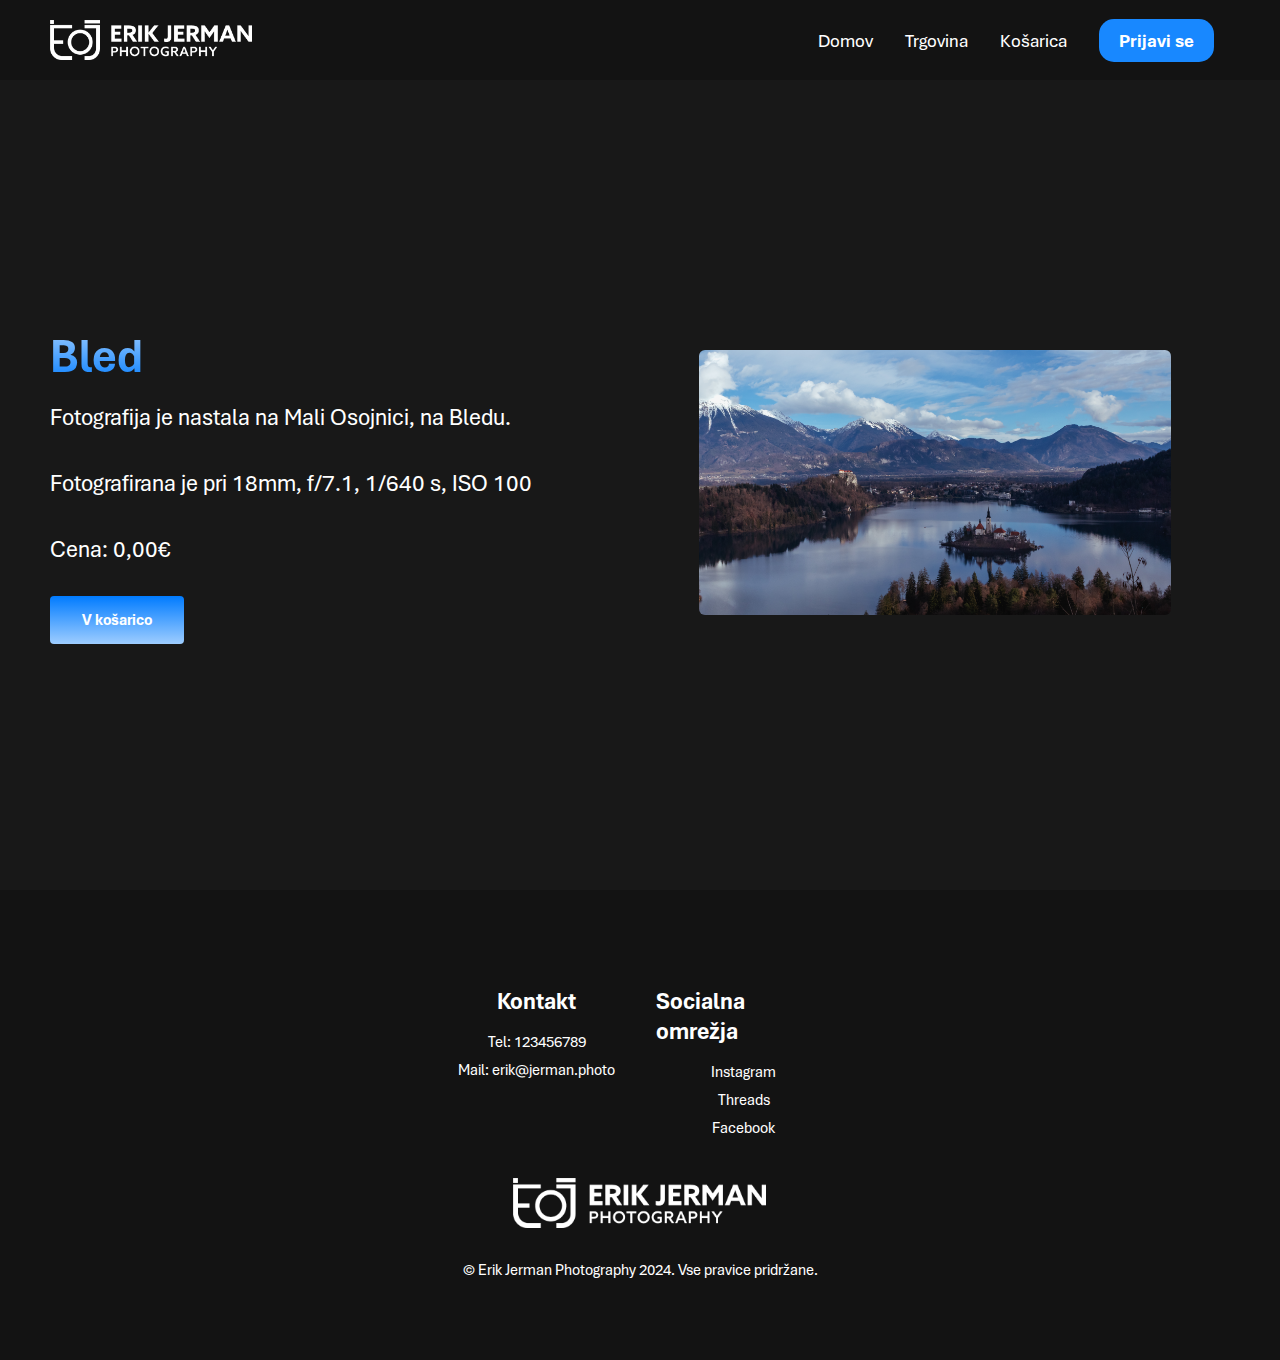
<file: Bled.html>
<!DOCTYPE html>
<html lang="en">
  <head>
    <meta charset="UTF-8" />
    <meta name="viewport" content="width=device-width, initial-scale=1.0" />
    <title>Erik Jerman Photography | Domov</title>
    <link
      rel="icon"
      type="image/png"
      href="slike/znak_bel_outline_32x32.png"
    />
    <link rel="stylesheet" href="styles.css" />
    <link rel="stylesheet" href="https://necolas.github.io/normalize.css/8.0.1/normalize.css">
  </head>
  <body>
    <!-- MENI -->
    <nav class="navbar">
      <div class="navbar__container">
        <a href="index.html" id="navbar__logo"><img src="slike/logo_bel.png" id="navbar__logo" alt="Erik Jerman Photography"></img></a>
        <div class="navbar__toggle" id="mobile-meni">
          <span class="prvi-meni"></span>
          <span class="prvi-meni"></span>
          <span class="prvi-meni"></span>
        </div>
        <ul class="navbar__meni">
          <li class="navbar__item">
            <a href="index.html" class="navbar__links"> Domov </a>
          </li>
          <li class="navbar__item">
            <a href="trgovina.html" class="navbar__links"> Trgovina </a>
          </li>
          <li class="navbar__item">
            <a href="kosarica.html" class="navbar__links"> Košarica </a>
          </li>
          <li class="navbar__gumb">
            <a href="kosarica.html" class="prijava"> Prijavi se </a>
          </li>
        </ul>
      </div>
    </nav>
    <!-- pozdravna stran -->
    <div class="main">
      <div class="main__container">
        <div class="main__content1">
          <h1>Bled</h1>
          <p>Fotografija je nastala na Mali Osojnici, na Bledu.</p><br>
          <p>Fotografirana je pri 18mm, f/7.1, 1/640 s, ISO 100</p><br>
          <p>Cena: 0,00€</p>
          <button class="main__gumb"><a href="kosarica.html">V košarico</a></button>
        </div>
        <div class="main__slika--container"><img src="slike/bled.jpg" alt="glavna fotografija" id="main__slika"></div>
      </div>
    </div>
    </div>

    <!-- Noga -->
    <div class="noga__container">
      <div class="noga__links">
        <div class="noga__link--wrapper">
          <div class="noga__link--items">
            <h2>Kontakt</h2>
            <a href="tel:">Tel: 123456789</a>
            <a href="mailto: erik@jerman.photo">Mail: erik@jerman.photo</a>
          </div>
        </div>
        <div class="noga__link--wrapper">
          <div class="noga__link--items">
            <h2>Socialna omrežja</h2>
            <a href="https://www.instagram.com/erik.jerman/" target="_blank">Instagram</a>
            <a href="https://www.threads.net/@erik.jerman" target="_blank">Threads</a>
            <a href="https://www.facebook.com/profile.php?id=100016764365107/" target="_blank">Facebook</a>
          </div>
        </div>
      </div>
      <div class="social__media">
        <div class="social__media--wrap">
          <div class="noga__logo">
            <a href="index.html" class="noga__logo"><img src="slike/logo_bel.png" id="noga__logo" alt="Erik Jerman Photography"></a>
          </div>
        <p class="website__rights">© Erik Jerman Photography 2024. Vse pravice pridržane.</p>
      </div>
    </div>

    <script src="app.js"></script>
  </body>
</html>
</file>
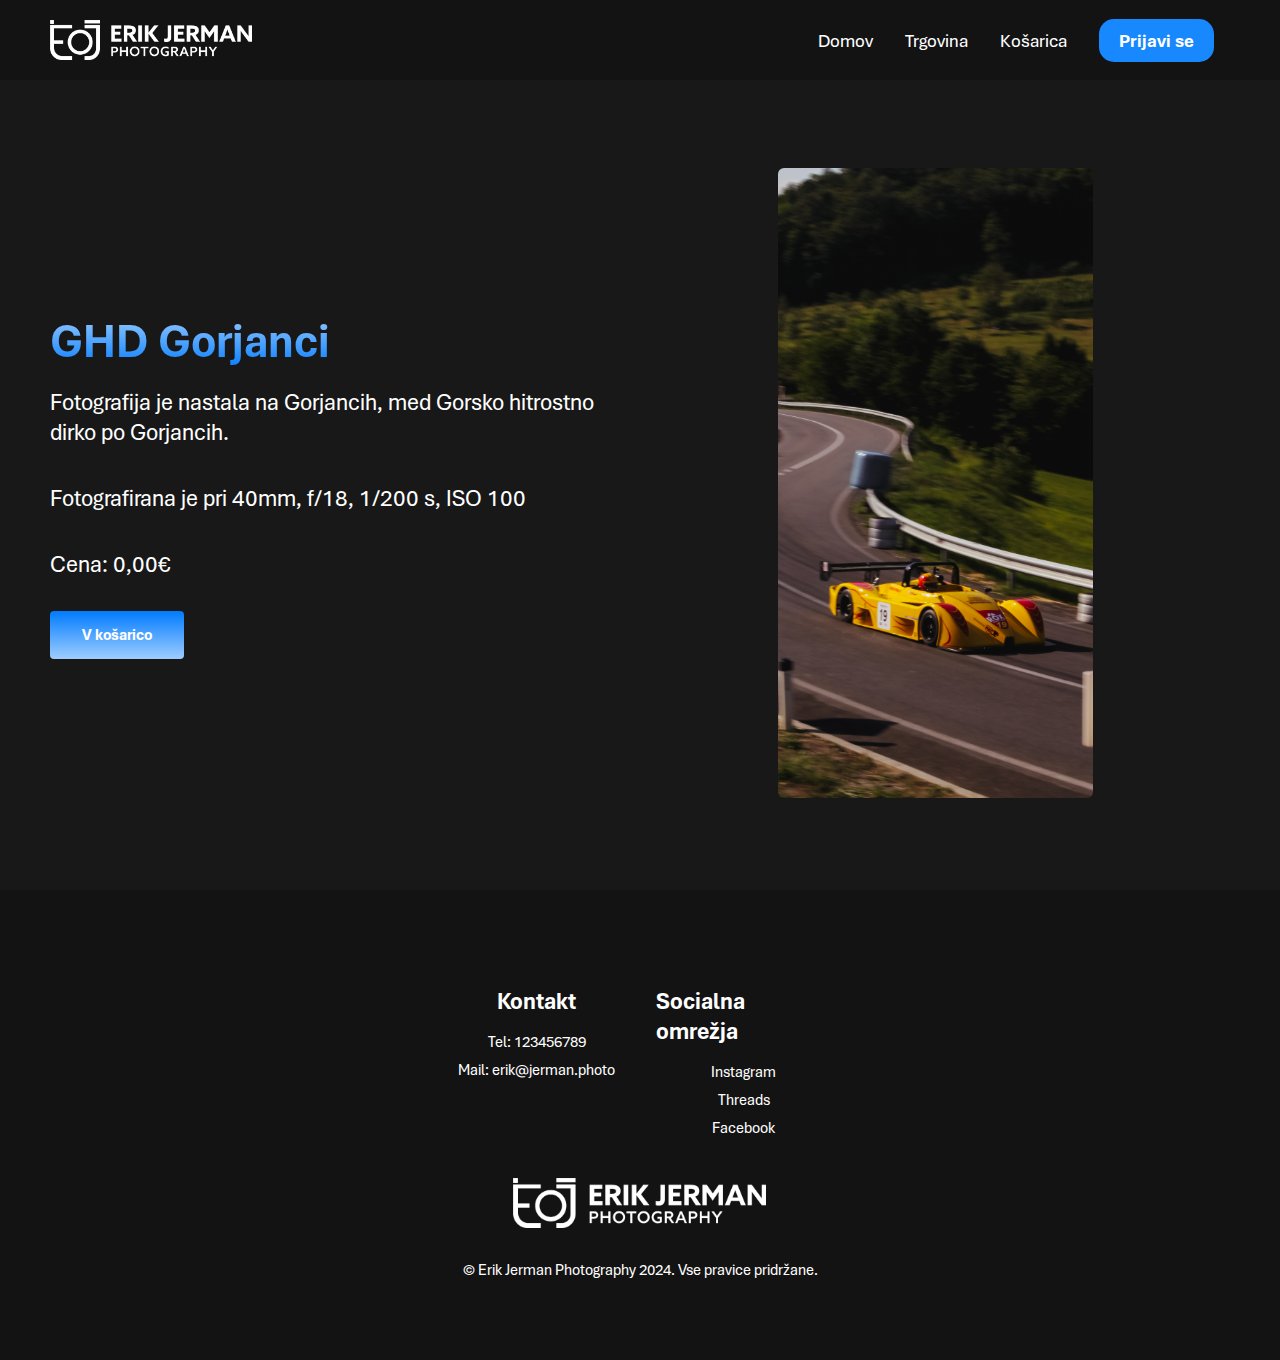
<file: gorjanci.html>
<!DOCTYPE html>
<html lang="en">
  <head>
    <meta charset="UTF-8" />
    <meta name="viewport" content="width=device-width, initial-scale=1.0" />
    <title>Erik Jerman Photography | Domov</title>
    <link
      rel="icon"
      type="image/png"
      href="slike/znak_bel_outline_32x32.png"
    />
    <link rel="stylesheet" href="styles.css" />
    <link rel="stylesheet" href="https://necolas.github.io/normalize.css/8.0.1/normalize.css">
  </head>
  <body>
    <!-- MENI -->
    <nav class="navbar">
      <div class="navbar__container">
        <a href="index.html" id="navbar__logo"><img src="slike/logo_bel.png" id="navbar__logo" alt="Erik Jerman Photography"></img></a>
        <div class="navbar__toggle" id="mobile-meni">
          <span class="prvi-meni"></span>
          <span class="prvi-meni"></span>
          <span class="prvi-meni"></span>
        </div>
        <ul class="navbar__meni">
          <li class="navbar__item">
            <a href="index.html" class="navbar__links"> Domov </a>
          </li>
          <li class="navbar__item">
            <a href="trgovina.html" class="navbar__links"> Trgovina </a>
          </li>
          <li class="navbar__item">
            <a href="kosarica.html" class="navbar__links"> Košarica </a>
          </li>
          <li class="navbar__gumb">
            <a href="kosarica.html" class="prijava"> Prijavi se </a>
          </li>
        </ul>
      </div>
    </nav>
    <!-- pozdravna stran -->
    <div class="main">
      <div class="main__container">
        <div class="main__content1">
          <h1>GHD Gorjanci</h1>
          <p>Fotografija je nastala na Gorjancih, med Gorsko hitrostno dirko po Gorjancih.</p><br>
          <p>Fotografirana je pri 40mm, f/18, 1/200 s, ISO 100</p><br>
          <p>Cena: 0,00€</p>
          <button class="main__gumb"><a href="kosarica.html">V košarico</a></button>
        </div>
        <div class="main__slika--container"><img src="slike/gorjanci.jpg" alt="glavna fotografija" id="main__slika"></div>
      </div>
    </div>
    </div>

    <!-- Noga -->
    <div class="noga__container">
      <div class="noga__links">
        <div class="noga__link--wrapper">
          <div class="noga__link--items">
            <h2>Kontakt</h2>
            <a href="tel:">Tel: 123456789</a>
            <a href="mailto: erik@jerman.photo">Mail: erik@jerman.photo</a>
          </div>
        </div>
        <div class="noga__link--wrapper">
          <div class="noga__link--items">
            <h2>Socialna omrežja</h2>
            <a href="https://www.instagram.com/erik.jerman/" target="_blank">Instagram</a>
            <a href="https://www.threads.net/@erik.jerman" target="_blank">Threads</a>
            <a href="https://www.facebook.com/profile.php?id=100016764365107/" target="_blank">Facebook</a>
          </div>
        </div>
      </div>
      <div class="social__media">
        <div class="social__media--wrap">
          <div class="noga__logo">
            <a href="index.html" class="noga__logo"><img src="slike/logo_bel.png" id="noga__logo" alt="Erik Jerman Photography"></a>
          </div>
        <p class="website__rights">© Erik Jerman Photography 2024. Vse pravice pridržane.</p>
      </div>
    </div>

    <script src="app.js"></script>
  </body>
</html>
</file>
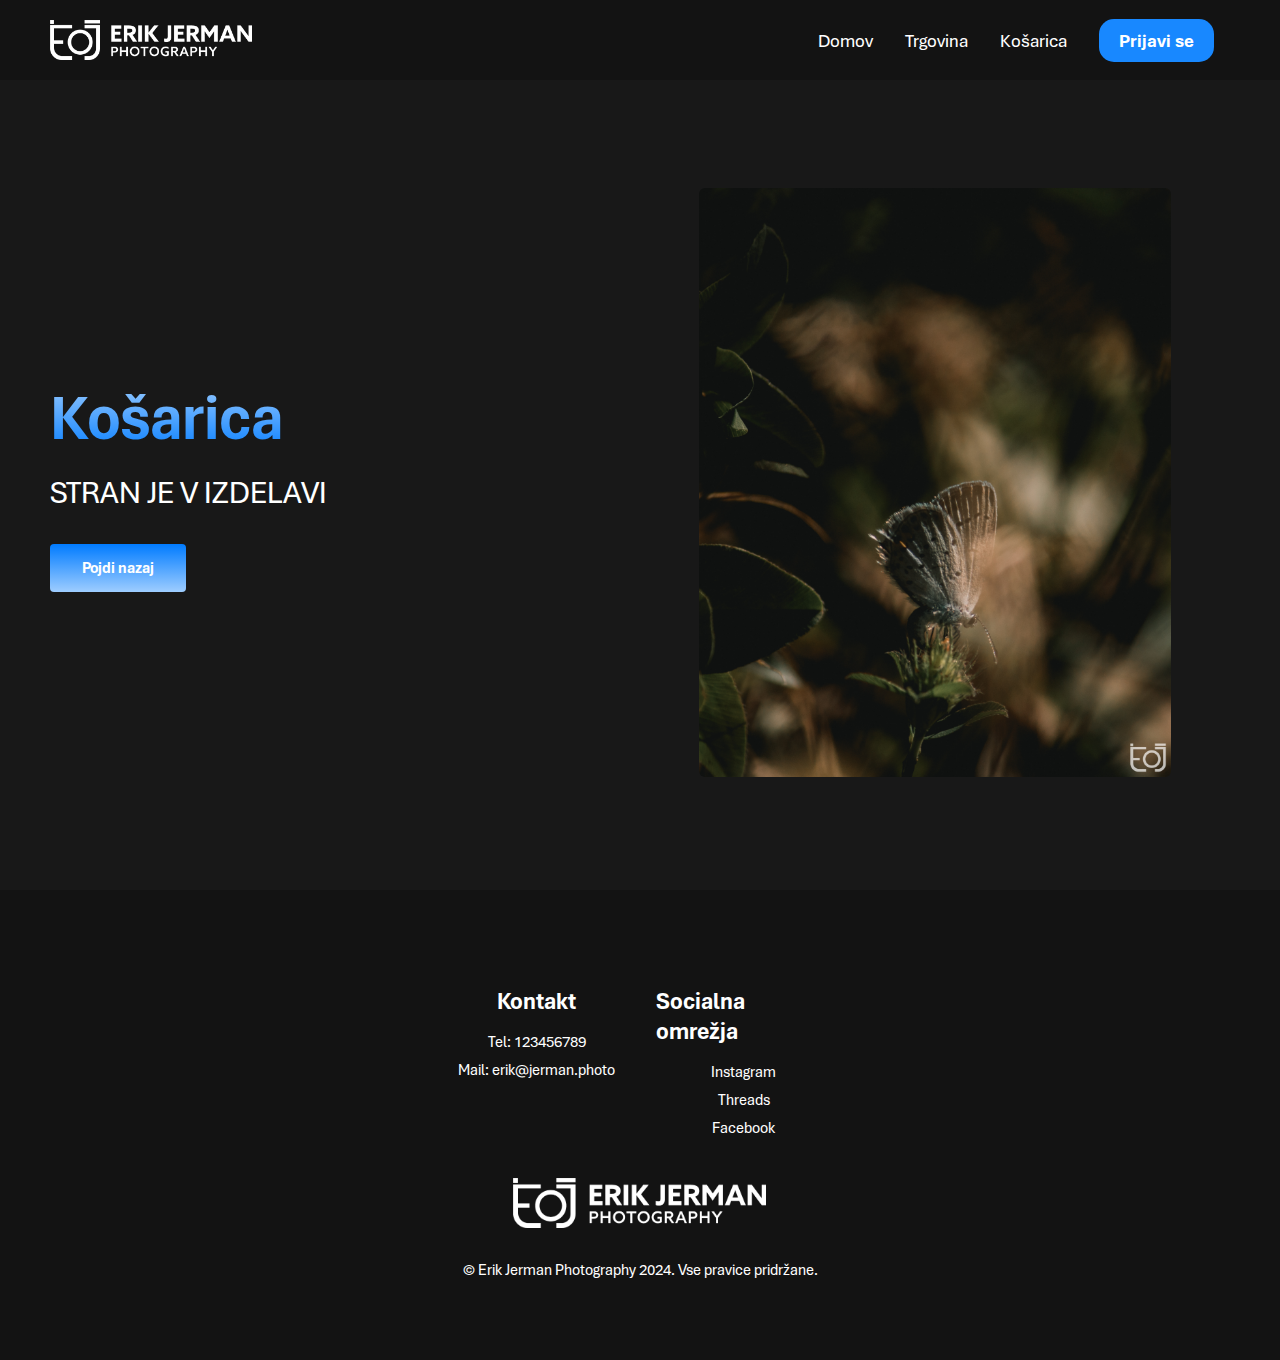
<file: kosarica.html>
<!DOCTYPE html>
<html lang="en">
  <head>
    <meta charset="UTF-8" />
    <meta name="viewport" content="width=device-width, initial-scale=1.0" />
    <title>Erik Jerman Photography | Košarica</title>
    <link
      rel="icon"
      type="image/png"
      href="slike/znak_bel_outline_32x32.png"
    />
    <link rel="stylesheet" href="styles.css" />
  </head>
  <body>
    <!-- MENI -->
    <nav class="navbar">
      <div class="navbar__container">
        <a href="index.html" id="navbar__logo"><img src="slike/logo_bel.png" id="navbar__logo" alt="Erik Jerman Photography"></img></a>
        <div class="navbar__toggle" id="mobile-meni">
          <span class="prvi-meni"></span>
          <span class="prvi-meni"></span>
          <span class="prvi-meni"></span>
        </div>
        <ul class="navbar__meni">
          <li class="navbar__item">
            <a href="index.html" class="navbar__links"> Domov </a>
          </li>
          <li class="navbar__item">
            <a href="trgovina.html" class="navbar__links"> Trgovina </a>
          </li>
          <li class="navbar__item">
            <a href="kosarica.html" class="navbar__links"> Košarica </a>
          </li>
          <li class="navbar__gumb">
            <a href="kosarica.html" class="prijava"> Prijavi se </a>
          </li>
        </ul>
      </div>
    </nav>
    <!-- pozdravna stran -->
    <div class="main">
      <div class="main__container">
        <div class="main__content">
          <h1>Košarica</h1>
          <h2></h2>
          <p>STRAN JE V IZDELAVI</p>
          <button class="main__gumb"><a href="index.html">Pojdi nazaj</a></button>
        </div>
        <div class="main__slika--container"><img src="slike/metulj.jpg" alt="glavna fotografija" id="main__slika"></div>
      </div>
    </div>
    <!-- Noga -->
    <div class="noga__container">
      <div class="noga__links">
        <div class="noga__link--wrapper">
          <div class="noga__link--items">
            <h2>Kontakt</h2>
            <a href="tel:">Tel: 123456789</a>
            <a href="mailto: erik@jerman.photo">Mail: erik@jerman.photo</a>
          </div>
        </div>
        <div class="noga__link--wrapper">
          <div class="noga__link--items">
            <h2>Socialna omrežja</h2>
            <a href="https://www.instagram.com/erik.jerman/" target="_blank">Instagram</a>
            <a href="https://www.threads.net/@erik.jerman/" target="_blank">Threads</a>
            <a href="https://www.facebook.com/profile.php?id=100016764365107/" target="_blank">Facebook</a>
          </div>
        </div>
      </div>
      <div class="social__media">
        <div class="social__media--wrap">
          <div class="noga__logo">
            <a href="index.html" class="noga__logo"><img src="slike/logo_bel.png" id="noga__logo" alt="Erik Jerman Photography"></a>
          </div>
        <p class="website__rights">© Erik Jerman Photography 2024. Vse pravice pridržane.</p>
      </div>
    </div>

    <script src="app.js"></script>
  </body>
</html>
</file>
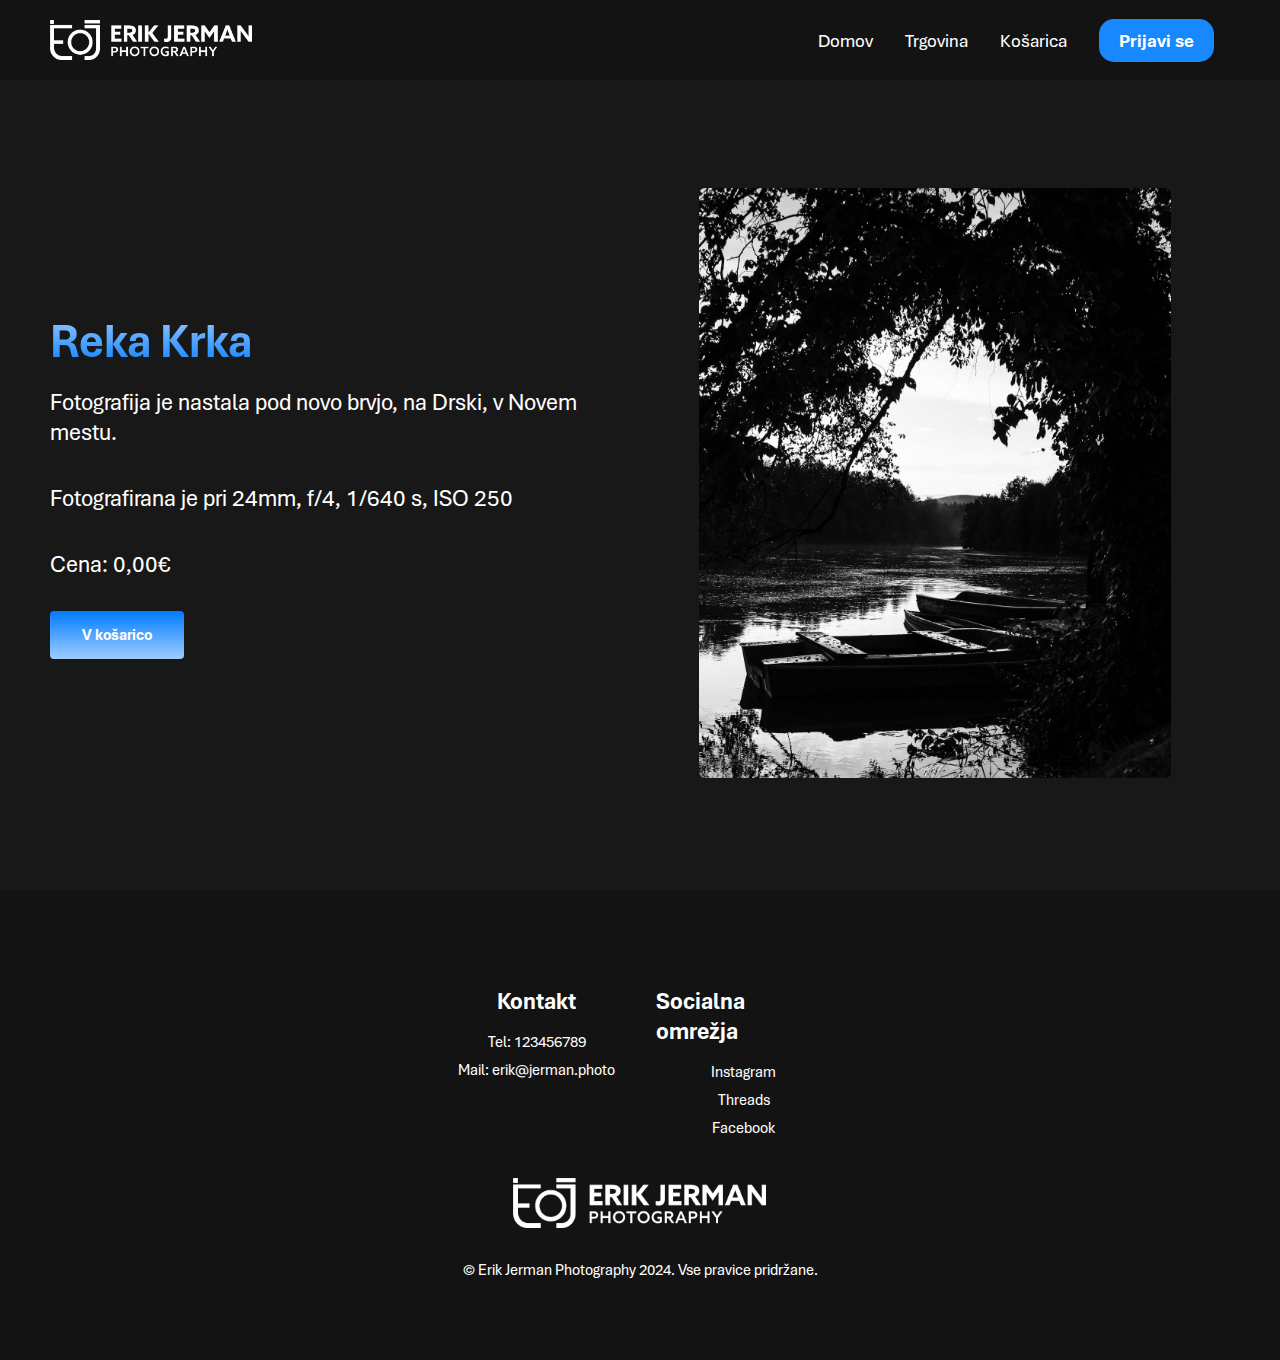
<file: krka.html>
<!DOCTYPE html>
<html lang="en">
  <head>
    <meta charset="UTF-8" />
    <meta name="viewport" content="width=device-width, initial-scale=1.0" />
    <title>Erik Jerman Photography | Domov</title>
    <link
      rel="icon"
      type="image/png"
      href="slike/znak_bel_outline_32x32.png"
    />
    <link rel="stylesheet" href="styles.css" />
    <link rel="stylesheet" href="https://necolas.github.io/normalize.css/8.0.1/normalize.css">
  </head>
  <body>
    <!-- MENI -->
    <nav class="navbar">
      <div class="navbar__container">
        <a href="index.html" id="navbar__logo"><img src="slike/logo_bel.png" id="navbar__logo" alt="Erik Jerman Photography"></img></a>
        <div class="navbar__toggle" id="mobile-meni">
          <span class="prvi-meni"></span>
          <span class="prvi-meni"></span>
          <span class="prvi-meni"></span>
        </div>
        <ul class="navbar__meni">
          <li class="navbar__item">
            <a href="index.html" class="navbar__links"> Domov </a>
          </li>
          <li class="navbar__item">
            <a href="trgovina.html" class="navbar__links"> Trgovina </a>
          </li>
          <li class="navbar__item">
            <a href="kosarica.html" class="navbar__links"> Košarica </a>
          </li>
          <li class="navbar__gumb">
            <a href="kosarica.html" class="prijava"> Prijavi se </a>
          </li>
        </ul>
      </div>
    </nav>
    <!-- pozdravna stran -->
    <div class="main">
      <div class="main__container">
        <div class="main__content1">
          <h1>Reka Krka</h1>
          <p>Fotografija je nastala pod novo brvjo, na Drski, v Novem mestu.</p><br>
          <p>Fotografirana je pri 24mm, f/4, 1/640 s, ISO 250</p><br>
          <p>Cena: 0,00€</p>
          <button class="main__gumb"><a href="kosarica.html">V košarico</a></button>
        </div>
        <div class="main__slika--container"><img src="slike/krka.jpg" alt="glavna fotografija" id="main__slika"></div>
      </div>
    </div>
    </div>

    <!-- Noga -->
    <div class="noga__container">
      <div class="noga__links">
        <div class="noga__link--wrapper">
          <div class="noga__link--items">
            <h2>Kontakt</h2>
            <a href="tel:">Tel: 123456789</a>
            <a href="mailto: erik@jerman.photo">Mail: erik@jerman.photo</a>
          </div>
        </div>
        <div class="noga__link--wrapper">
          <div class="noga__link--items">
            <h2>Socialna omrežja</h2>
            <a href="https://www.instagram.com/erik.jerman/" target="_blank">Instagram</a>
            <a href="https://www.threads.net/@erik.jerman" target="_blank">Threads</a>
            <a href="https://www.facebook.com/profile.php?id=100016764365107/" target="_blank">Facebook</a>
          </div>
        </div>
      </div>
      <div class="social__media">
        <div class="social__media--wrap">
          <div class="noga__logo">
            <a href="index.html" class="noga__logo"><img src="slike/logo_bel.png" id="noga__logo" alt="Erik Jerman Photography"></a>
          </div>
        <p class="website__rights">© Erik Jerman Photography 2024. Vse pravice pridržane.</p>
      </div>
    </div>

    <script src="app.js"></script>
  </body>
</html>
</file>
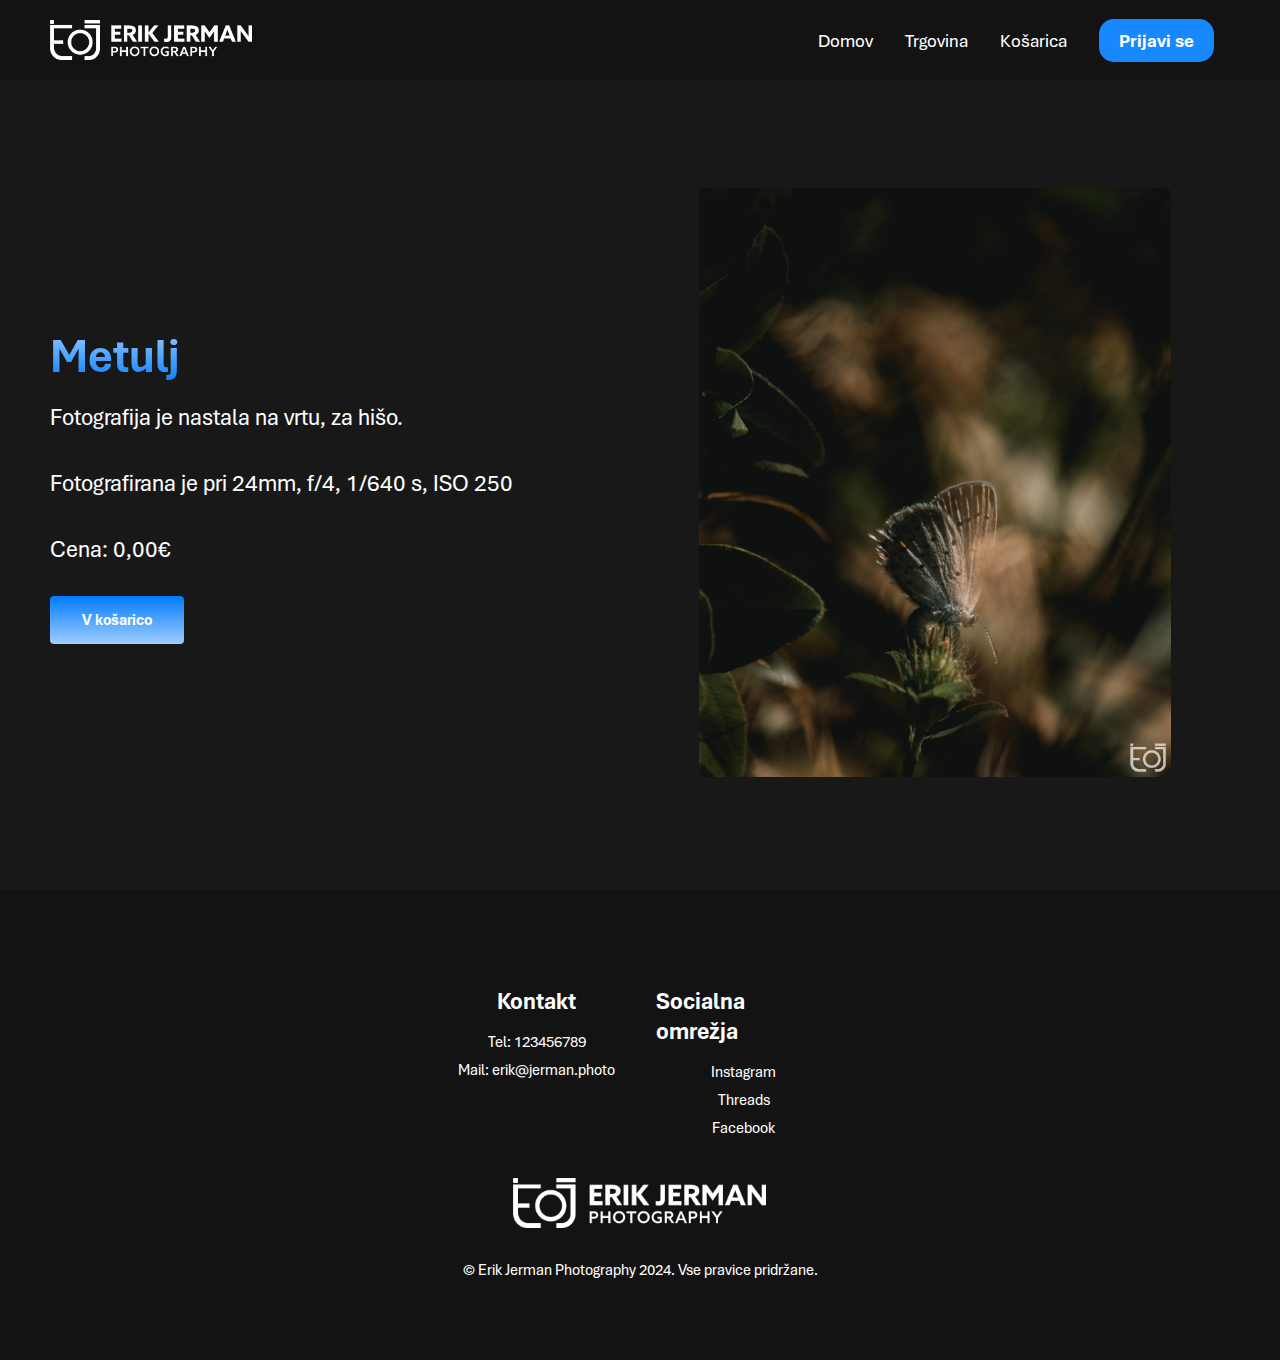
<file: metulj.html>
<!DOCTYPE html>
<html lang="en">
  <head>
    <meta charset="UTF-8" />
    <meta name="viewport" content="width=device-width, initial-scale=1.0" />
    <title>Erik Jerman Photography | Domov</title>
    <link
      rel="icon"
      type="image/png"
      href="slike/znak_bel_outline_32x32.png"
    />
    <link rel="stylesheet" href="styles.css" />
    <link rel="stylesheet" href="https://necolas.github.io/normalize.css/8.0.1/normalize.css">
  </head>
  <body>
    <!-- MENI -->
    <nav class="navbar">
      <div class="navbar__container">
        <a href="index.html" id="navbar__logo"><img src="slike/logo_bel.png" id="navbar__logo" alt="Erik Jerman Photography"></img></a>
        <div class="navbar__toggle" id="mobile-meni">
          <span class="prvi-meni"></span>
          <span class="prvi-meni"></span>
          <span class="prvi-meni"></span>
        </div>
        <ul class="navbar__meni">
          <li class="navbar__item">
            <a href="index.html" class="navbar__links"> Domov </a>
          </li>
          <li class="navbar__item">
            <a href="trgovina.html" class="navbar__links"> Trgovina </a>
          </li>
          <li class="navbar__item">
            <a href="kosarica.html" class="navbar__links"> Košarica </a>
          </li>
          <li class="navbar__gumb">
            <a href="kosarica.html" class="prijava"> Prijavi se </a>
          </li>
        </ul>
      </div>
    </nav>
    <!-- pozdravna stran -->
    <div class="main">
      <div class="main__container">
        <div class="main__content1">
          <h1>Metulj</h1>
          <p>Fotografija je nastala na vrtu, za hišo.</p><br>
          <p>Fotografirana je pri 24mm, f/4, 1/640 s, ISO 250</p><br>
          <p>Cena: 0,00€</p>
          <button class="main__gumb"><a href="kosarica.html">V košarico</a></button>
        </div>
        <div class="main__slika--container"><img src="slike/metulj.jpg" alt="glavna fotografija" id="main__slika"></div>
      </div>
    </div>
    </div>

    <!-- Noga -->
    <div class="noga__container">
      <div class="noga__links">
        <div class="noga__link--wrapper">
          <div class="noga__link--items">
            <h2>Kontakt</h2>
            <a href="tel:">Tel: 123456789</a>
            <a href="mailto: erik@jerman.photo">Mail: erik@jerman.photo</a>
          </div>
        </div>
        <div class="noga__link--wrapper">
          <div class="noga__link--items">
            <h2>Socialna omrežja</h2>
            <a href="https://www.instagram.com/erik.jerman/" target="_blank">Instagram</a>
            <a href="https://www.threads.net/@erik.jerman" target="_blank">Threads</a>
            <a href="https://www.facebook.com/profile.php?id=100016764365107/" target="_blank">Facebook</a>
          </div>
        </div>
      </div>
      <div class="social__media">
        <div class="social__media--wrap">
          <div class="noga__logo">
            <a href="index.html" class="noga__logo"><img src="slike/logo_bel.png" id="noga__logo" alt="Erik Jerman Photography"></a>
          </div>
        <p class="website__rights">© Erik Jerman Photography 2024. Vse pravice pridržane.</p>
      </div>
    </div>

    <script src="app.js"></script>
  </body>
</html>
</file>
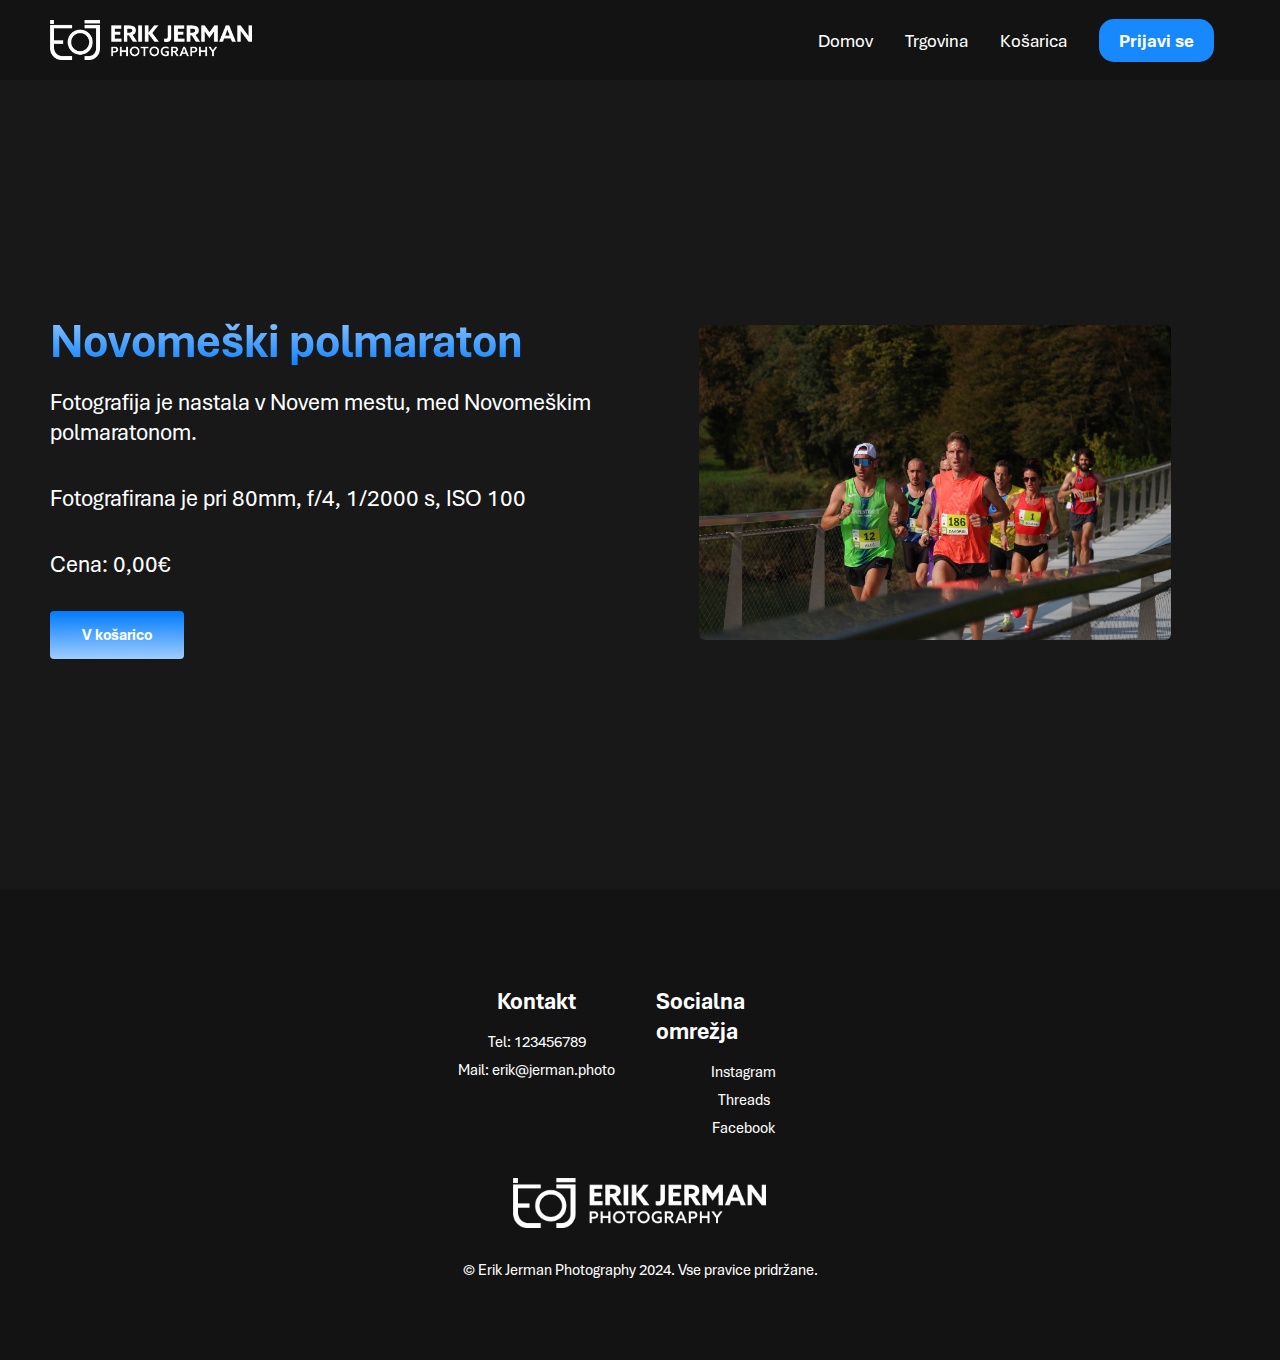
<file: NM-Tek.html>
<!DOCTYPE html>
<html lang="en">
  <head>
    <meta charset="UTF-8" />
    <meta name="viewport" content="width=device-width, initial-scale=1.0" />
    <title>Erik Jerman Photography | Domov</title>
    <link
      rel="icon"
      type="image/png"
      href="slike/znak_bel_outline_32x32.png"
    />
    <link rel="stylesheet" href="styles.css" />
    <link rel="stylesheet" href="https://necolas.github.io/normalize.css/8.0.1/normalize.css">
  </head>
  <body>
    <!-- MENI -->
    <nav class="navbar">
      <div class="navbar__container">
        <a href="index.html" id="navbar__logo"><img src="slike/logo_bel.png" id="navbar__logo" alt="Erik Jerman Photography"></img></a>
        <div class="navbar__toggle" id="mobile-meni">
          <span class="prvi-meni"></span>
          <span class="prvi-meni"></span>
          <span class="prvi-meni"></span>
        </div>
        <ul class="navbar__meni">
          <li class="navbar__item">
            <a href="index.html" class="navbar__links"> Domov </a>
          </li>
          <li class="navbar__item">
            <a href="trgovina.html" class="navbar__links"> Trgovina </a>
          </li>
          <li class="navbar__item">
            <a href="kosarica.html" class="navbar__links"> Košarica </a>
          </li>
          <li class="navbar__gumb">
            <a href="kosarica.html" class="prijava"> Prijavi se </a>
          </li>
        </ul>
      </div>
    </nav>
    <!-- pozdravna stran -->
    <div class="main">
      <div class="main__container">
        <div class="main__content1">
          <h1>Novomeški polmaraton</h1>
          <p>Fotografija je nastala v Novem mestu, med Novomeškim polmaratonom.</p><br>
          <p>Fotografirana je pri 80mm, f/4, 1/2000 s, ISO 100</p><br>
          <p>Cena: 0,00€</p>
          <button class="main__gumb"><a href="kosarica.html">V košarico</a></button>
        </div>
        <div class="main__slika--container"><img src="slike/nmtek.jpg" alt="glavna fotografija" id="main__slika"></div>
      </div>
    </div>
    </div>

    <!-- Noga -->
    <div class="noga__container">
      <div class="noga__links">
        <div class="noga__link--wrapper">
          <div class="noga__link--items">
            <h2>Kontakt</h2>
            <a href="tel:">Tel: 123456789</a>
            <a href="mailto: erik@jerman.photo">Mail: erik@jerman.photo</a>
          </div>
        </div>
        <div class="noga__link--wrapper">
          <div class="noga__link--items">
            <h2>Socialna omrežja</h2>
            <a href="https://www.instagram.com/erik.jerman/" target="_blank">Instagram</a>
            <a href="https://www.threads.net/@erik.jerman" target="_blank">Threads</a>
            <a href="https://www.facebook.com/profile.php?id=100016764365107/" target="_blank">Facebook</a>
          </div>
        </div>
      </div>
      <div class="social__media">
        <div class="social__media--wrap">
          <div class="noga__logo">
            <a href="index.html" class="noga__logo"><img src="slike/logo_bel.png" id="noga__logo" alt="Erik Jerman Photography"></a>
          </div>
        <p class="website__rights">© Erik Jerman Photography 2024. Vse pravice pridržane.</p>
      </div>
    </div>

    <script src="app.js"></script>
  </body>
</html>
</file>
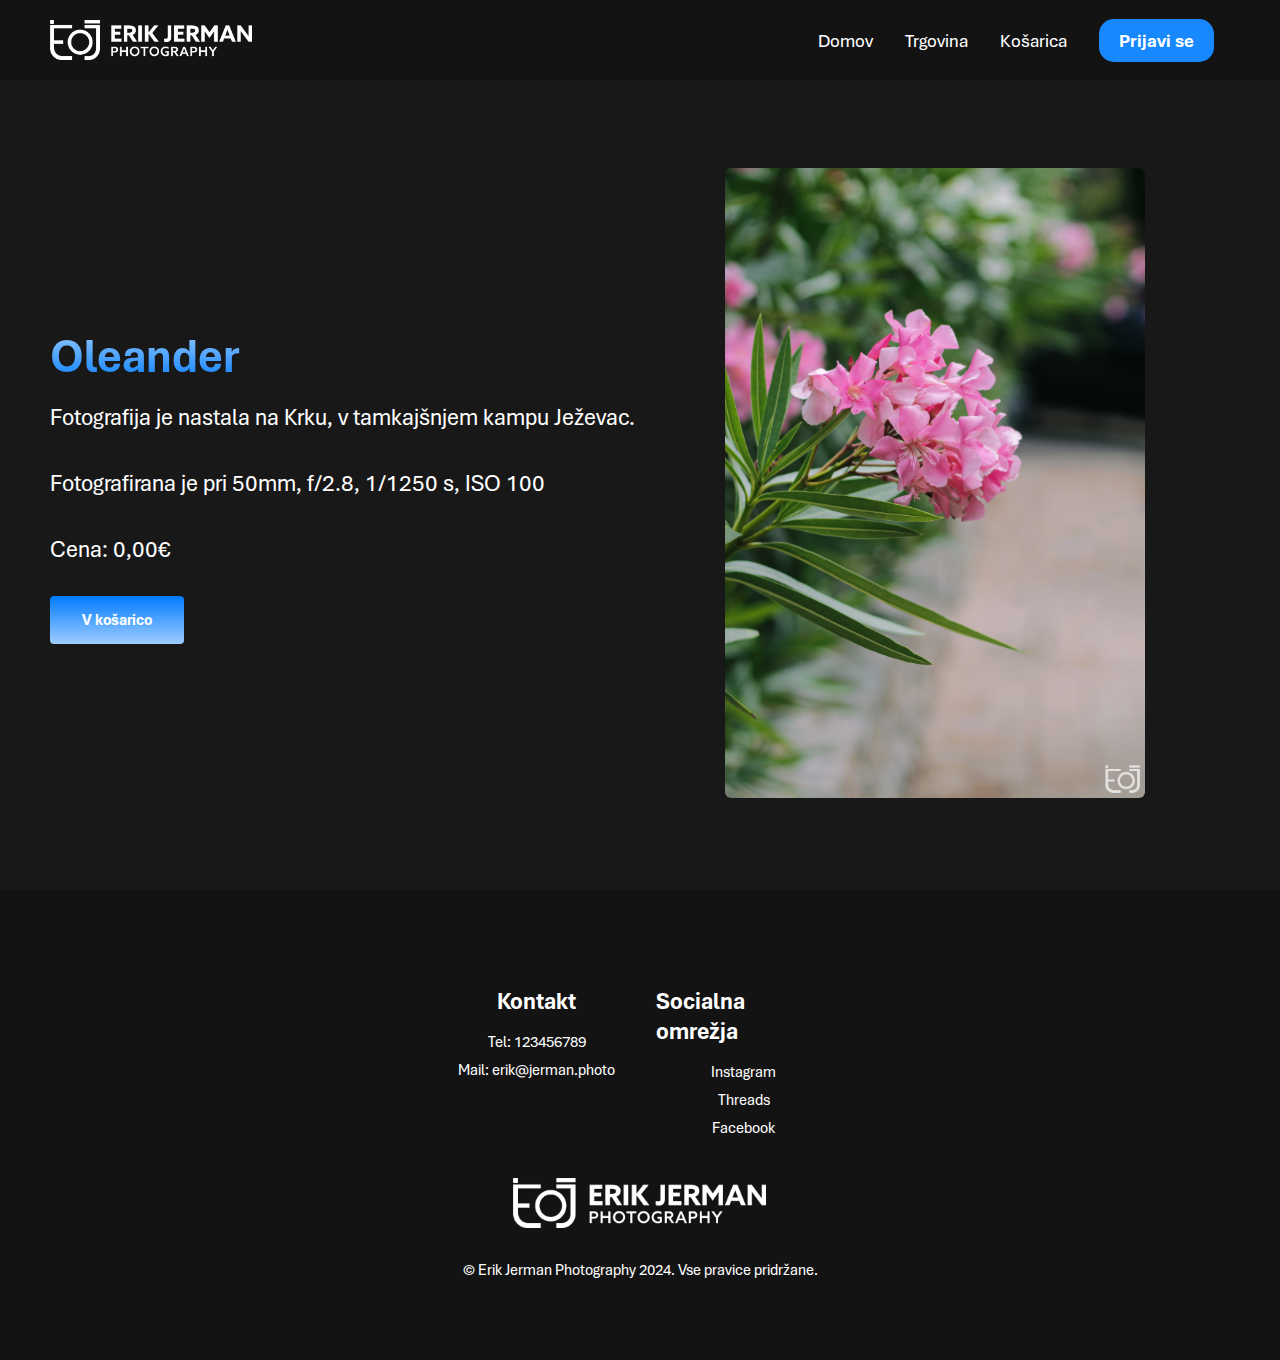
<file: oleander.html>
<!DOCTYPE html>
<html lang="en">
  <head>
    <meta charset="UTF-8" />
    <meta name="viewport" content="width=device-width, initial-scale=1.0" />
    <title>Erik Jerman Photography | Domov</title>
    <link
      rel="icon"
      type="image/png"
      href="slike/znak_bel_outline_32x32.png"
    />
    <link rel="stylesheet" href="styles.css" />
    <link rel="stylesheet" href="https://necolas.github.io/normalize.css/8.0.1/normalize.css">
  </head>
  <body>
    <!-- MENI -->
    <nav class="navbar">
      <div class="navbar__container">
        <a href="index.html" id="navbar__logo"><img src="slike/logo_bel.png" id="navbar__logo" alt="Erik Jerman Photography"></img></a>
        <div class="navbar__toggle" id="mobile-meni">
          <span class="prvi-meni"></span>
          <span class="prvi-meni"></span>
          <span class="prvi-meni"></span>
        </div>
        <ul class="navbar__meni">
          <li class="navbar__item">
            <a href="index.html" class="navbar__links"> Domov </a>
          </li>
          <li class="navbar__item">
            <a href="trgovina.html" class="navbar__links"> Trgovina </a>
          </li>
          <li class="navbar__item">
            <a href="kosarica.html" class="navbar__links"> Košarica </a>
          </li>
          <li class="navbar__gumb">
            <a href="kosarica.html" class="prijava"> Prijavi se </a>
          </li>
        </ul>
      </div>
    </nav>
    <!-- pozdravna stran -->
    <div class="main">
      <div class="main__container">
        <div class="main__content1">
          <h1>Oleander</h1>
          <p>Fotografija je nastala na Krku, v tamkajšnjem kampu Ježevac.</p><br>
          <p>Fotografirana je pri 50mm, f/2.8, 1/1250 s, ISO 100</p><br>
          <p>Cena: 0,00€</p>
          <button class="main__gumb"><a href="kosarica.html">V košarico</a></button>
        </div>
        <div class="main__slika--container"><img src="slike/oleander.jpg" alt="glavna fotografija" id="main__slika"></div>
      </div>
    </div>
    </div>

    <!-- Noga -->
    <div class="noga__container">
      <div class="noga__links">
        <div class="noga__link--wrapper">
          <div class="noga__link--items">
            <h2>Kontakt</h2>
            <a href="tel:">Tel: 123456789</a>
            <a href="mailto: erik@jerman.photo">Mail: erik@jerman.photo</a>
          </div>
        </div>
        <div class="noga__link--wrapper">
          <div class="noga__link--items">
            <h2>Socialna omrežja</h2>
            <a href="https://www.instagram.com/erik.jerman/" target="_blank">Instagram</a>
            <a href="https://www.threads.net/@erik.jerman" target="_blank">Threads</a>
            <a href="https://www.facebook.com/profile.php?id=100016764365107/" target="_blank">Facebook</a>
          </div>
        </div>
      </div>
      <div class="social__media">
        <div class="social__media--wrap">
          <div class="noga__logo">
            <a href="index.html" class="noga__logo"><img src="slike/logo_bel.png" id="noga__logo" alt="Erik Jerman Photography"></a>
          </div>
        <p class="website__rights">© Erik Jerman Photography 2024. Vse pravice pridržane.</p>
      </div>
    </div>

    <script src="app.js"></script>
  </body>
</html>
</file>
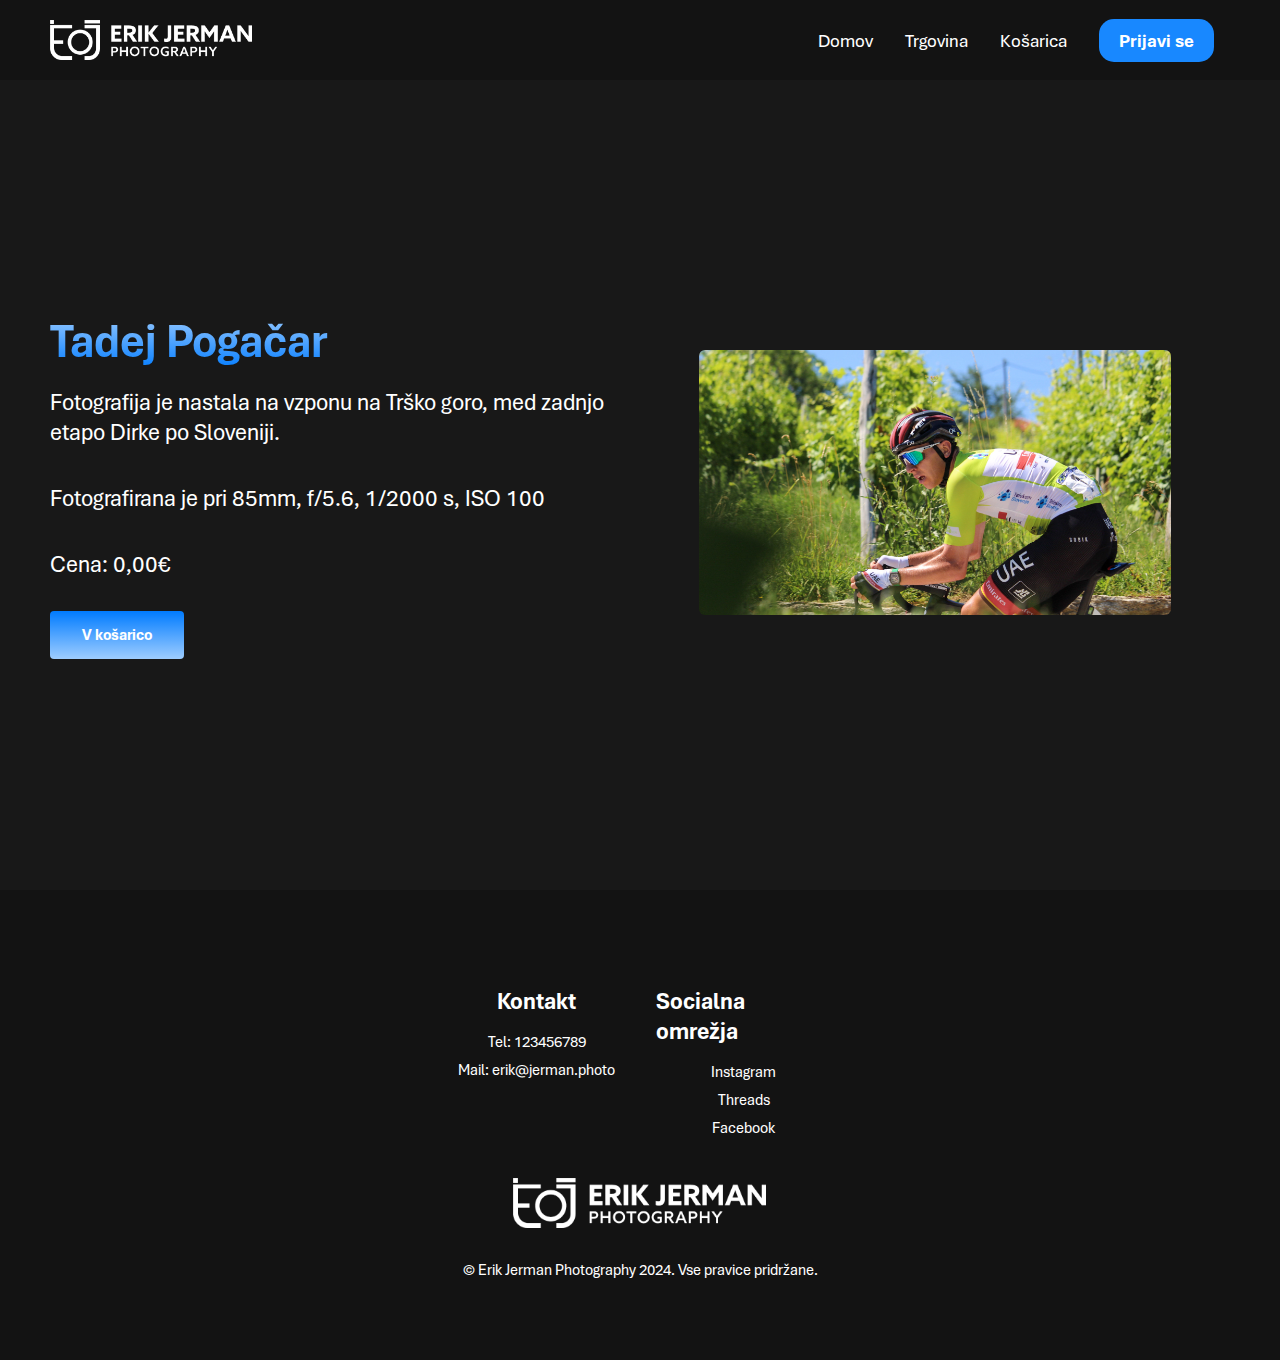
<file: pogi.html>
<!DOCTYPE html>
<html lang="en">
  <head>
    <meta charset="UTF-8" />
    <meta name="viewport" content="width=device-width, initial-scale=1.0" />
    <title>Erik Jerman Photography | Domov</title>
    <link
      rel="icon"
      type="image/png"
      href="slike/znak_bel_outline_32x32.png"
    />
    <link rel="stylesheet" href="styles.css" />
    <link rel="stylesheet" href="https://necolas.github.io/normalize.css/8.0.1/normalize.css">
  </head>
  <body>
    <!-- MENI -->
    <nav class="navbar">
      <div class="navbar__container">
        <a href="index.html" id="navbar__logo"><img src="slike/logo_bel.png" id="navbar__logo" alt="Erik Jerman Photography"></img></a>
        <div class="navbar__toggle" id="mobile-meni">
          <span class="prvi-meni"></span>
          <span class="prvi-meni"></span>
          <span class="prvi-meni"></span>
        </div>
        <ul class="navbar__meni">
          <li class="navbar__item">
            <a href="index.html" class="navbar__links"> Domov </a>
          </li>
          <li class="navbar__item">
            <a href="trgovina.html" class="navbar__links"> Trgovina </a>
          </li>
          <li class="navbar__item">
            <a href="kosarica.html" class="navbar__links"> Košarica </a>
          </li>
          <li class="navbar__gumb">
            <a href="kosarica.html" class="prijava"> Prijavi se </a>
          </li>
        </ul>
      </div>
    </nav>
    <!-- pozdravna stran -->
    <div class="main">
      <div class="main__container">
        <div class="main__content1">
          <h1>Tadej Pogačar</h1>
          <p>Fotografija je nastala na vzponu na Trško goro, med zadnjo etapo Dirke po Sloveniji.</p><br>
          <p>Fotografirana je pri 85mm, f/5.6, 1/2000 s, ISO 100</p><br>
          <p>Cena: 0,00€</p>
          <button class="main__gumb"><a href="kosarica.html">V košarico</a></button>
        </div>
        <div class="main__slika--container"><img src="slike/pogi.JPG" alt="glavna fotografija" id="main__slika"></div>
      </div>
    </div>
    </div>

    <!-- Noga -->
    <div class="noga__container">
      <div class="noga__links">
        <div class="noga__link--wrapper">
          <div class="noga__link--items">
            <h2>Kontakt</h2>
            <a href="tel:">Tel: 123456789</a>
            <a href="mailto: erik@jerman.photo">Mail: erik@jerman.photo</a>
          </div>
        </div>
        <div class="noga__link--wrapper">
          <div class="noga__link--items">
            <h2>Socialna omrežja</h2>
            <a href="https://www.instagram.com/erik.jerman/" target="_blank">Instagram</a>
            <a href="https://www.threads.net/@erik.jerman" target="_blank">Threads</a>
            <a href="https://www.facebook.com/profile.php?id=100016764365107/" target="_blank">Facebook</a>
          </div>
        </div>
      </div>
      <div class="social__media">
        <div class="social__media--wrap">
          <div class="noga__logo">
            <a href="index.html" class="noga__logo"><img src="slike/logo_bel.png" id="noga__logo" alt="Erik Jerman Photography"></a>
          </div>
        <p class="website__rights">© Erik Jerman Photography 2024. Vse pravice pridržane.</p>
      </div>
    </div>

    <script src="app.js"></script>
  </body>
</html>
</file>
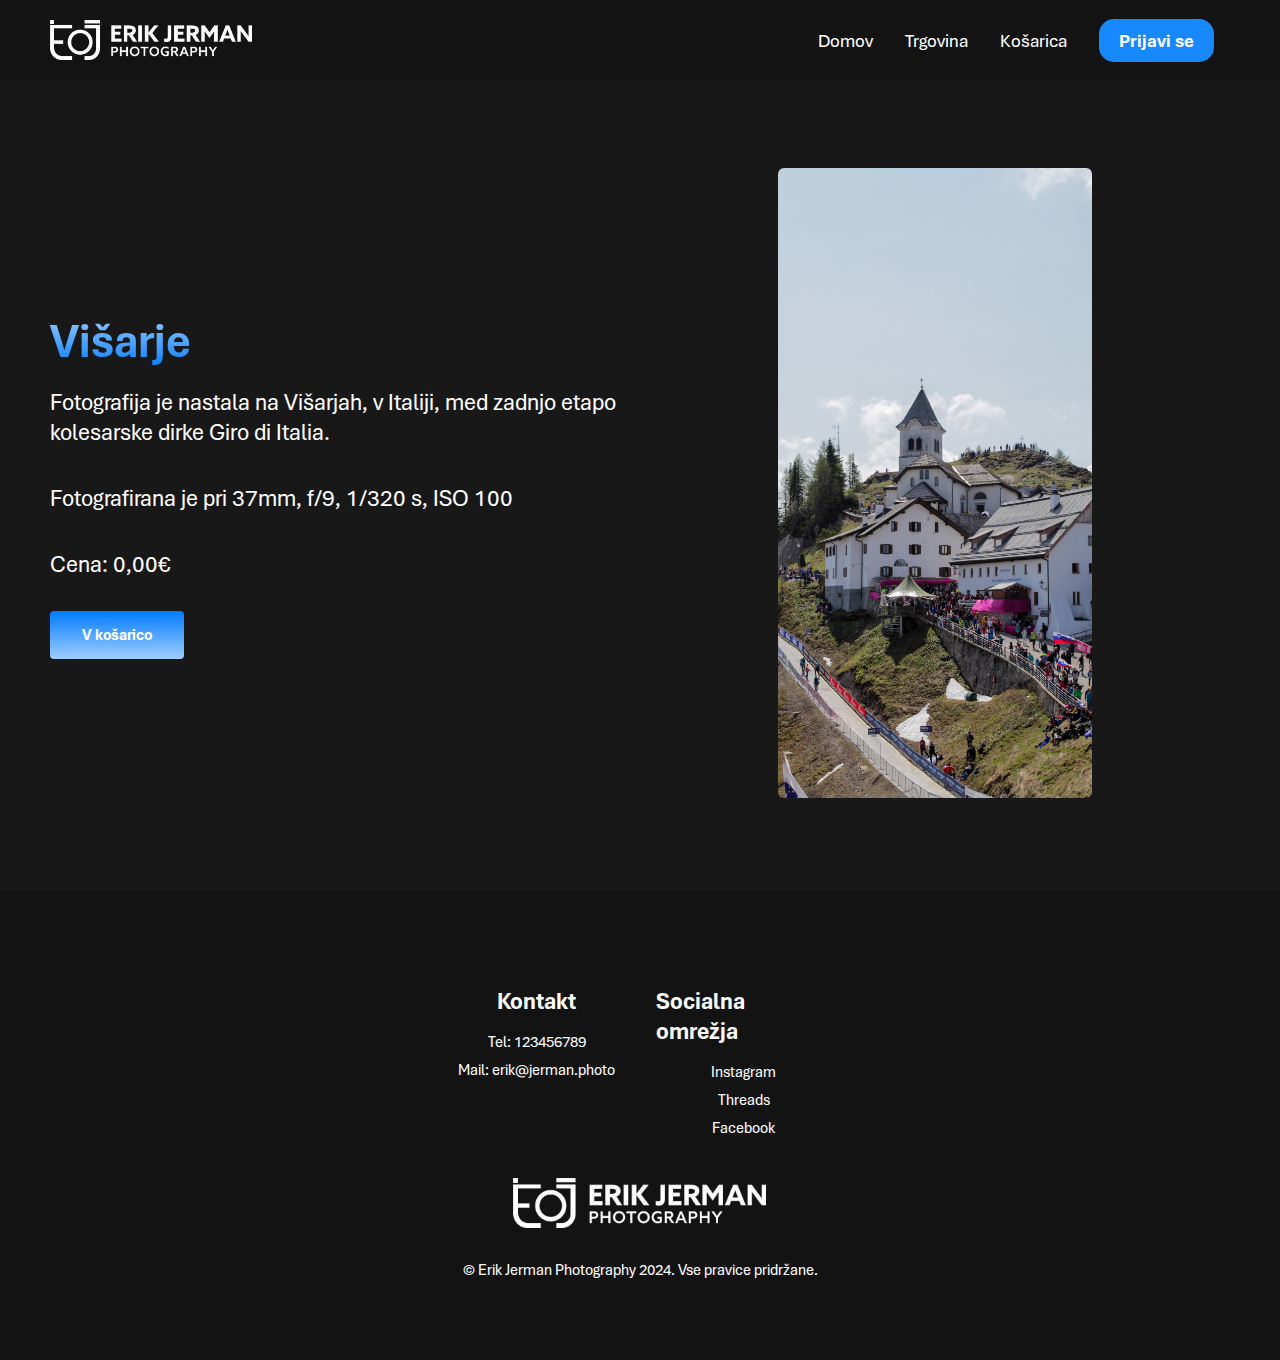
<file: visarje.html>
<!DOCTYPE html>
<html lang="en">
  <head>
    <meta charset="UTF-8" />
    <meta name="viewport" content="width=device-width, initial-scale=1.0" />
    <title>Erik Jerman Photography | Domov</title>
    <link
      rel="icon"
      type="image/png"
      href="slike/znak_bel_outline_32x32.png"
    />
    <link rel="stylesheet" href="styles.css" />
    <link rel="stylesheet" href="https://necolas.github.io/normalize.css/8.0.1/normalize.css">
  </head>
  <body>
    <!-- MENI -->
    <nav class="navbar">
      <div class="navbar__container">
        <a href="index.html" id="navbar__logo"><img src="slike/logo_bel.png" id="navbar__logo" alt="Erik Jerman Photography"></img></a>
        <div class="navbar__toggle" id="mobile-meni">
          <span class="prvi-meni"></span>
          <span class="prvi-meni"></span>
          <span class="prvi-meni"></span>
        </div>
        <ul class="navbar__meni">
          <li class="navbar__item">
            <a href="index.html" class="navbar__links"> Domov </a>
          </li>
          <li class="navbar__item">
            <a href="trgovina.html" class="navbar__links"> Trgovina </a>
          </li>
          <li class="navbar__item">
            <a href="kosarica.html" class="navbar__links"> Košarica </a>
          </li>
          <li class="navbar__gumb">
            <a href="kosarica.html" class="prijava"> Prijavi se </a>
          </li>
        </ul>
      </div>
    </nav>
    <!-- pozdravna stran -->
    <div class="main">
      <div class="main__container">
        <div class="main__content1">
          <h1>Višarje</h1>
          <p>Fotografija je nastala na Višarjah, v Italiji, med zadnjo etapo kolesarske dirke Giro di Italia.</p><br>
          <p>Fotografirana je pri 37mm, f/9, 1/320 s, ISO 100</p><br>
          <p>Cena: 0,00€</p>
          <button class="main__gumb"><a href="kosarica.html">V košarico</a></button>
        </div>
        <div class="main__slika--container"><img src="slike/visarje.JPG" alt="glavna fotografija" id="main__slika"></div>
      </div>
    </div>
    </div>

    <!-- Noga -->
    <div class="noga__container">
      <div class="noga__links">
        <div class="noga__link--wrapper">
          <div class="noga__link--items">
            <h2>Kontakt</h2>
            <a href="tel:">Tel: 123456789</a>
            <a href="mailto: erik@jerman.photo">Mail: erik@jerman.photo</a>
          </div>
        </div>
        <div class="noga__link--wrapper">
          <div class="noga__link--items">
            <h2>Socialna omrežja</h2>
            <a href="https://www.instagram.com/erik.jerman/" target="_blank">Instagram</a>
            <a href="https://www.threads.net/@erik.jerman" target="_blank">Threads</a>
            <a href="https://www.facebook.com/profile.php?id=100016764365107/" target="_blank">Facebook</a>
          </div>
        </div>
      </div>
      <div class="social__media">
        <div class="social__media--wrap">
          <div class="noga__logo">
            <a href="index.html" class="noga__logo"><img src="slike/logo_bel.png" id="noga__logo" alt="Erik Jerman Photography"></a>
          </div>
        <p class="website__rights">© Erik Jerman Photography 2024. Vse pravice pridržane.</p>
      </div>
    </div>

    <script src="app.js"></script>
  </body>
</html>
</file>
<file: styles.css>
/* Chrome version 29 and above */
@media screen and (-webkit-min-device-pixel-ratio: 0) and (min-resolution: 0.001dpcm) {
  selector {
    property: value;
  }
}

/* Microsoft Edge */
@supports (-ms-ime-align: auto) {
  selector {
    property: value;
  }
}

/* Firefox */
@-moz-document url-prefix() {
  selector {
    property: value;
  }
}

/* Safari 11+ */
@media not all and (min-resolution: 0.001dpcm) {
  @supports (-webkit-appearance: none) and (stroke-color: transparent) {
    selector {
      property: value;
    }
  }
}
/* Test website on real Safari 11+ */

/* Safari 10.1 */
@media not all and (min-resolution: 0.001dpcm) {
  @supports (-webkit-appearance: none) and (not (stroke-color: transparent)) {
    selector {
      property: value;
    }
  }
}

@font-face {
  font-family: "Aptos Display";
  src: url(font/aptos-display.ttf);
}

@font-face {
  font-family: "Aptos Display";
  src: url(font/aptos-display-bold.ttf);
  font-weight: bold;
}

* {
  box-sizing: border-box;
  margin: 0;
  padding: 0;
  font-family: "Aptos Display";
}

/* meni */

.navbar {
  background-color: #131313;
  height: 80px;
  display: flex;
  justify-content: center;
  align-items: center;
  font-size: 1.2rem;
  position: sticky;
  top: 0;
  z-index: 999;
}

.navbar__container {
  display: flex;
  justify-content: space-between;
  height: 80px;
  z-index: 1;
  width: 100%;
  max-width: 1300px;
  margin: 0 auto;
  padding: 0 50px;
}

#navbar__logo {
  background-color: #77b9ff;
  background-image: linear-gradient(to top, #007bff 0%, #9ecdff 100%);
  background-size: 100%;
  background-clip: text;
  -webkit-background-clip: text;
  -moz-background-clip: text;
  -webkit-text-fill-color: #fff;
  -moz-text-fill-color: #fff;
  display: flex;
  cursor: pointer;
  text-decoration: none;
  font-size: 2rem;
  cursor: pointer;
  padding-top: 10px;
  padding-bottom: 10px;
  width: auto;
  height: 100%;
}

.navbar__meni {
  display: flex;
  align-items: center;
  list-style: none;
  text-align: center;
}

.navbar__item {
  height: 80px;
}

.navbar__links {
  color: #fff;
  display: flex;
  align-items: center;
  justify-content: center;
  text-decoration: none;
  padding: 0 1rem;
  height: 100%;
  transition: all 0.3s ease;
}

.navbar__gumb {
  display: flex;
  justify-content: center;
  align-items: center;
  padding: 0 1rem;
  width: 100%;
  font-weight: bold;
}

.prijava {
  display: flex;
  justify-content: center;
  align-items: center;
  text-decoration: none;
  padding: 10px 20px;
  height: 100%;
  width: 100%;
  outline: none;
  border-radius: 15px;
  background: #1888ff;
  color: white;
  transition: all 0.3s ease;
}

.prijava:hover {
  background: #66b0ff;
  transition: all 0.2s ease-in-out;
}

.navbar__links:hover {
  color: #3798ff;
  /* background-color: #9ecdff; */
  transition: all 0.3s ease;
}

/*da se pravilno "raztegne" na tablici, telefonu*/
@media screen and (max-width: 960px) {
  .navbar__container {
    display: flex;
    justify-content: space-between;
    height: 50px;
    z-index: 1;
    width: 100%;
    max-width: 1300px;
    padding: 0;
  }
  .navbar__meni {
    display: grid;
    grid-template-columns: auto;
    margin: 0;
    width: 100%;
    position: absolute;
    top: -1000px;
    opacity: 0;
    transition: all 0.5s ease;
    height: 50vh;
    z-index: -1;
    background-color: #131313;
  }

  .navbar__meni.active {
    background: #131313;
    top: 100%;
    opacity: 1;
    transition: all 0.5s ease;
    z-index: 99;
    height: 50vh;
    font-size: 1.3rem;
  }

  #navbar__logo {
    padding-top: 2px;
    padding-bottom: 2px;
    padding-left: 25px;
    width: auto;
    height: 100%;
  }

  .navbar__toggle .prvi-meni {
    width: 25px;
    height: 3px;
    margin: 5px auto;
    transition: all 0.3 ease-in-out;
    background-color: #fff;
  }

  .navbar__item {
    width: 100%;
  }

  .navbar__links {
    text-align: center;
    /* margin-top: 2.5rem; */
    padding: 2rem;
    width: 100%;
    display: table;
  }

  #mobile-meni {
    position: absolute;
    top: 20%;
    right: 5%;
    transform: translate(5%, 20%);
  }

  .navbar__gumb {
    /* padding-top: 2.5rem; */
    padding-bottom: 1.5rem;
  }

  .prijava {
    display: flex;
    justify-content: center;
    align-items: center;
    width: 60%;
    height: 50px;
    margin: 0;
  }

  .navbar__toggle .prvi-meni {
    display: block;
    cursor: pointer;
    transition: all 0.3s ease-in-out;
  }

  #mobile-meni.is-active .prvi-meni:nth-child(2) {
    opacity: 0;
  }
  #mobile-meni.is-active .prvi-meni:nth-child(1) {
    transform: translateY(8px) rotate(45deg);
  }
  #mobile-meni.is-active .prvi-meni:nth-child(3) {
    transform: translateY(-8px) rotate(-45deg);
  }
}

/* pozdravna stran */

.main {
  background-color: #181818;
}

.main__container {
  display: grid;
  grid-template-columns: 1fr 1fr;
  align-items: center;
  justify-self: center;
  margin: 0 auto;
  height: 90vh;
  background-color: #181818;
  z-index: 1;
  width: 100%;
  max-width: 1300px;
  padding: 0 50px;
}

/* Text na "trgovina" */
.main__container--trgovina {
  display: flex;
  align-items: center;
  justify-self: center;
  justify-content: center;
  height: 20vh;
  background-color: #181818;
}
.main__content--trgovina h1 {
  font-size: 4rem;
  background-color: #1888ff;
  background-image: linear-gradient(to top, #24d83c 0%, #3c9aff 100%);
  background-size: 100%;
  background-clip: text;
  -webkit-background-clip: text;
  -moz-background-clip: text;
  -webkit-text-fill-color: transparent;
  -moz-text-fill-color: transparent;
}
/* _____ */

.main__content h1 {
  font-size: 4rem;
  background-color: #1888ff;
  background-image: linear-gradient(to top, #007bff 0%, #9ecdff 100%);
  background-size: 100%;
  background-clip: text;
  -webkit-background-clip: text;
  -moz-background-clip: text;
  -webkit-text-fill-color: transparent;
  -moz-text-fill-color: transparent;
}

.main__content1 h1 {
  font-size: 3rem;
  background-color: #1888ff;
  background-image: linear-gradient(to top, #007bff 0%, #9ecdff 100%);
  background-size: 100%;
  background-clip: text;
  -webkit-background-clip: text;
  -moz-background-clip: text;
  -webkit-text-fill-color: transparent;
  -moz-text-fill-color: transparent;
}

.main__content h2 {
  font-size: 3rem;
  background-color: #1888ff;
  background-image: linear-gradient(to top, #24d83c 0%, #3c9aff 100%);
  background-size: 100%;
  background-clip: text;
  -webkit-background-clip: text;
  -moz-background-clip: text;
  -webkit-text-fill-color: transparent;
  -moz-text-fill-color: transparent;
}

.main__content p {
  margin-top: 1rem;
  font-size: 2rem;
  /* font-weight: bold; */
  color: #fff;
}

.main__content1 p {
  margin-top: 1rem;
  font-size: 1.5rem;
  /* font-weight: bold; */
  color: #fff;
}

.main__gumb {
  font-size: 1rem;
  background-image: linear-gradient(to top, #9ecdff 0%, #007bff 100%);
  padding: 14px 32px;
  border: none;
  border-radius: 4px;
  color: #fff;
  margin-top: 2rem;
  cursor: pointer;
  position: relative;
  transition: all 0.35s;
  outline: none;
}

.main__gumb a {
  position: relative;
  z-index: 2;
  color: #fff;
  text-decoration: none;
  font-weight: bold;
}
.main__gumb:after {
  position: absolute;
  content: "";
  top: 0;
  left: 0;
  width: 0;
  height: 100%;
  background-image: linear-gradient(to top, #9ecdff 0%, #0054b4 100%);
  transition: all 0.35s;
  border-radius: 4px;
}

.main__gumb:hover {
  color: #fff;
}

.main__gumb:hover:after {
  width: 100%;
}
.main__slika--container {
  text-align: center;
}

#main__slika {
  height: 80%;
  width: 80%;
  border: none;
  border-radius: 6px;
  transition: 0.5s;
  box-shadow: none;
  max-height: 70vh;
  max-width: fit-content;
}

#main__slika:hover {
  transform: scale(1.075);
  transition: 0.5s;
}

/* da se pravilno "raztegne" na tablici, telefonu */
@media screen and (max-width: 960px) {
  .main__container {
    display: grid;
    grid-template-columns: auto;
    align-items: center;
    justify-self: center;
    width: 100%;
    margin: 0 auto;
    height: 90vh;
  }

  .main__content {
    text-align: center;
    margin-bottom: 2.3rem;
  }

  .main__content1 {
    text-align: center;
    margin-bottom: 2.3rem;
  }

  .main__content h1 {
    font-size: 3rem;
    margin-top: 2rem;
  }

  .main__content h2 {
    font-size: 2.5rem;
  }

  .main__content p {
    margin-top: 1rem;
    font-size: 1.5rem;
  }
  #main__slika {
    margin-top: 1.5rem;
  }
  .main__container--trgovina {
    display: grid;
    grid-template-columns: auto;
    align-items: center;
    justify-self: center;
    width: 100%;
    margin: 0 auto;
    height: 20vh;
  }

  .main__content--trgovina h1 {
    font-size: 3rem;
    margin-top: 2rem;
  }
}

@media screen and (max-width: 480px) {
  .main__content h1 {
    font-size: 2rem;
    margin-top: 3rem;
  }

  .main__content1 h1 {
    font-size: 2rem;
    margin-top: 3rem;
  }

  .main__content--trgovina h1 {
    font-size: 2rem;
    margin-top: 3rem;
  }

  .main__content h2 {
    font-size: 2rem;
  }

  .main__content p {
    margin-top: 2rem;
    font-size: 1.5rem;
  }

  .main__content1 p {
    margin-top: 2rem;
    font-size: 1.5rem;
  }

  .main__gumb {
    padding: 12px 36px;
    margin: 2.5rem 0;
  }
}

/* 2 sliki na uvodni strani CSS */
.slika {
  background: #181818;
  display: flex;
  flex-direction: column;
  align-items: center;
  height: 100vh;
}

.slika h1 {
  background-color: #007bff;
  background-image: linear-gradient(to top, #24d83c 0%, #3c9aff 100%);
  background-size: 100%;
  margin-bottom: 5rem;
  font-size: 2.5rem;
  background-clip: text;
  -webkit-background-clip: text;
  -moz-background-clip: text;
  -webkit-text-fill-color: transparent;
  -moz-text-fill-color: transparent;
}
/* zberi sliko in prilagodi velikost :) */
.slika__container {
  display: flex;
  justify-content: flex;
  flex-wrap: wrap;
}

/* slike v trgovini */

.slika--trgovina {
  background: #181818;
  display: flex;
  flex-direction: column;
  align-items: center;
  padding-bottom: 2.5rem;
}

.slika--trgovina h2 {
  position: absolute;
  bottom: 125px;
  left: 30px;
}

.slika__container--trgovina {
  display: flex;
  justify-content: center;
  flex-wrap: wrap;
}

#Klevevž {
  margin: 1rem;
  height: 525px;
  width: 400px;
  border-radius: 6px;
  background-image: linear-gradient(
      to bottom,
      rgba(0, 0, 0, 0) 0%,
      rgba(17, 17, 17, 0.6) 100%
    ),
    url(slike/klevevz.jpg);
  background-size: cover;
  background-position: center;
  position: relative;
  color: #fff;
  transition: 0.5s;
}

#Oleander {
  margin: 1rem;
  height: 525px;
  width: 400px;
  border-radius: 6px;
  background-image: linear-gradient(
      to bottom,
      rgba(0, 0, 0, 0) 0%,
      rgba(17, 17, 17, 0.6) 100%
    ),
    url(slike/oleander.jpg);
  background-size: cover;
  background-position: center;
  position: relative;
  color: #fff;
  transition: 0.5s;
}

#Krka {
  margin: 1rem;
  height: 525px;
  width: 400px;
  border-radius: 6px;
  background-image: linear-gradient(
      to bottom,
      rgba(0, 0, 0, 0) 0%,
      rgba(17, 17, 17, 0.6) 100%
    ),
    url(slike/krka.jpg);
  background-size: cover;
  background-position: center;
  position: relative;
  color: #fff;
  transition: 0.5s;
}

#Metulj {
  margin: 1rem;
  height: 525px;
  width: 400px;
  border-radius: 6px;
  background-image: linear-gradient(
      to bottom,
      rgba(0, 0, 0, 0) 0%,
      rgba(17, 17, 17, 0.6) 100%
    ),
    url(slike/metulj.jpg);
  background-size: cover;
  background-position: center;
  position: relative;
  color: #fff;
  transition: 0.5s;
}

#Pogi {
  margin: 1rem;
  height: 525px;
  width: 400px;
  border-radius: 6px;
  background-image: linear-gradient(
      to bottom,
      rgba(0, 0, 0, 0) 0%,
      rgba(17, 17, 17, 0.6) 100%
    ),
    url(slike/pogi.JPG);
  background-size: cover;
  background-position: center;
  position: relative;
  color: #fff;
  transition: 0.5s;
}

#NM-Tek {
  margin: 1rem;
  height: 525px;
  width: 400px;
  border-radius: 6px;
  background-image: linear-gradient(
      to bottom,
      rgba(0, 0, 0, 0) 0%,
      rgba(17, 17, 17, 0.6) 100%
    ),
    url(slike/nmtek.jpg);
  background-size: cover;
  background-position: center;
  position: relative;
  color: #fff;
  transition: 0.5s;
}

#Gorjanci {
  margin: 1rem;
  height: 525px;
  width: 400px;
  border-radius: 6px;
  background-image: linear-gradient(
      to bottom,
      rgba(0, 0, 0, 0) 0%,
      rgba(17, 17, 17, 0.6) 100%
    ),
    url(slike/gorjanci.jpg);
  background-size: cover;
  background-position: center;
  position: relative;
  color: #fff;
  transition: 0.5s;
}

#Gumball {
  margin: 1rem;
  height: 525px;
  width: 400px;
  border-radius: 6px;
  background-image: linear-gradient(
      to bottom,
      rgba(0, 0, 0, 0) 0%,
      rgba(17, 17, 17, 0.6) 100%
    ),
    url(slike/gumball.jpg);
  background-size: cover;
  background-position: center;
  position: relative;
  color: #fff;
  transition: 0.5s;
}

#Mohoric {
  margin: 1rem;
  height: 525px;
  width: 400px;
  border-radius: 6px;
  background-image: linear-gradient(
      to bottom,
      rgba(0, 0, 0, 0) 0%,
      rgba(17, 17, 17, 0.6) 100%
    ),
    url(slike/mohoric.jpg);
  background-size: cover;
  background-position: center;
  position: relative;
  color: #fff;
  transition: 0.5s;
}

#Schonbrun {
  margin: 1rem;
  height: 525px;
  width: 400px;
  border-radius: 6px;
  background-image: linear-gradient(
      to bottom,
      rgba(0, 0, 0, 0) 0%,
      rgba(17, 17, 17, 0.6) 100%
    ),
    url(slike/schonbrun.jpg);
  background-size: cover;
  background-position: center;
  position: relative;
  color: #fff;
  transition: 0.5s;
}

#Visarje {
  margin: 1rem;
  height: 525px;
  width: 400px;
  border-radius: 6px;
  background-image: linear-gradient(
      to bottom,
      rgba(0, 0, 0, 0) 0%,
      rgba(17, 17, 17, 0.6) 100%
    ),
    url(slike/visarje.JPG);
  background-size: cover;
  background-position: center;
  position: relative;
  color: #fff;
  transition: 0.5s;
}

#Bled {
  margin: 1rem;
  height: 525px;
  width: 400px;
  border-radius: 6px;
  background-image: linear-gradient(
      to bottom,
      rgba(0, 0, 0, 0) 0%,
      rgba(17, 17, 17, 0.6) 100%
    ),
    url(slike/bled.jpg);
  background-size: cover;
  background-position: center;
  position: relative;
  color: #fff;
  transition: 0.5s;
}

.slika h2 {
  position: absolute;
  bottom: 125px;
  left: 30px;
}

.slika__card p {
  position: absolute;
  bottom: 90px;
  left: 30px;
}
.slika__card button {
  color: #fff;
  padding: 10px 20px;
  border: none;
  outline: none;
  border-radius: 4px;
  background-image: linear-gradient(to top, #9ecdff 0%, #007bff 100%);
  position: absolute;
  bottom: 30px;
  left: 30px;
  font-size: 1rem;
  cursor: pointer;
  transition: all 0.35s;
}

.slika__card:hover {
  transform: scale(1.075);
  transition: 0.5s;
  cursor: pointer;
}

.slika__card a {
  position: relative;
  z-index: 2;
  color: #fff;
  text-decoration: none;
  font-weight: bold;
}

.slika__card button:after {
  position: absolute;
  content: "";
  top: 0;
  left: 0;
  width: 0;
  height: 100%;
  background-image: linear-gradient(to top, #9ecdff 0%, #0054b4 100%);
  transition: all 0.35s;
  border-radius: 4px;
}

.slika__card button:hover {
  color: #fff;
}

.slika__card button:hover:after {
  width: 100%;
}

@media screen and (max-width: 960px) {
  .slika {
    height: 1600px;
  }

  .slika h1 {
    font-size: 2rem;
    margin-top: 25rem;
  }

  .slika__container {
    display: grid;
    grid-template-columns: auto;
    align-items: center;
    justify-self: center;
  }
}

@media screen and (max-width: 720px) {
  .slika h1 {
    margin-top: 15rem;
  }
}

@media screen and (max-width: 480px) {
  .slika {
    height: 1400px;
  }

  .slika h1 {
    font-size: 1.2rem;
    margin-top: 2rem;
  }

  .slika__card {
    width: 80%;
  }
  .slika__container {
    display: grid;
    grid-template-columns: auto;
    align-items: center;
    justify-self: center;
  }
}

/* Noga CSS */
.noga__container {
  background-color: #131313;
  padding: 5rem 0;
  display: flex;
  flex-direction: column;
  justify-content: center;
  align-items: center;
}

#noga__logo {
  display: flex;
  align-items: center;
  cursor: pointer;
  height: 50px;
  justify-content: center;
  margin-top: 1rem;
  margin-left: -2.6rem;
  padding-left: 0;
}

.noga__links {
  width: 100%;
  max-width: 1000px;
  display: flex;
  justify-content: center;
}

.noga__link--wrapper {
  display: flex;
  justify-content: center;
}

.noga__link--items {
  display: flex;
  flex-direction: column;
  align-items: flex-start;
  margin: 16px;
  text-align: left;
  width: 175px;
  box-sizing: border-box;
}

.noga__link--items h2 {
  margin-bottom: 16px;
  color: #fff;
  align-self: center;
}

.noga__link--items a {
  color: #fff;
  text-decoration: none;
  margin-bottom: 0.5rem;
  align-self: center;
}

.noga__link--items a:hover {
  color: #d8d8d8;
  transition: 0.3 ease-out;
}

/* Socialna omrežja */
.social__icon--link {
  color: #fff;
  font-size: 24px;
}

.social__media {
  max-width: 1000px;
  width: 100%;
}

.soical__media--wrap {
  display: flex;
  justify-content: space-between;
  align-items: center;
  width: 90%;
  max-width: 1000px;
  margin: 40px auto 0 auto;
}

.noga__logo {
  color: #fff;
  justify-content: center;
  margin-left: 20px;
  cursor: pointer;
  text-decoration: none;
  font-size: 2rem;
  display: flex;
  align-items: center;
  margin-bottom: 16px;
}
.website__rights {
  display: flex;
  color: #fff;
  justify-content: center;
}

@media screen and (max-width: 820px) {
  .noga__links {
    padding-top: 2rem;
    align-self: center;
  }

  .noga__logo {
    justify-content: center;
  }
  #noga__logo {
    margin-bottom: 2rem;
    justify-content: center;
  }

  .website__rights {
    margin-bottom: 2rem;
  }

  .noga__link--wrapper {
    flex-direction: column;
    justify-self: flex-start;
  }

  .soical__media--wrap {
    flex-direction: column;
  }
  .noga__container {
    display: flex;
    justify-self: center;
  }
}

@media screen and (max-width: 480px) {
  .noga__link--items {
    margin: 0;
    padding: 10px;
    width: 100%;
  }
}

.v--trgovino {
  font-size: 1rem;
  background-image: linear-gradient(to top, #9ecdff 0%, #007bff 100%);
  padding: 14px 32px;
  border: none;
  border-radius: 4px;
  color: #fff;
  margin-top: 4.5rem;
  cursor: pointer;
  position: relative;
  transition: all 0.35s;
  outline: none;
}

.v--trgovino a {
  position: relative;
  z-index: 2;
  color: #fff;
  text-decoration: none;
  font-weight: bold;
}
.v--trgovino:after {
  position: absolute;
  content: "";
  top: 0;
  left: 0;
  width: 0;
  height: 100%;
  background-image: linear-gradient(to top, #9ecdff 0%, #0054b4 100%);
  transition: all 0.35s;
  border-radius: 4px;
}

.v--trgovino:hover {
  color: #fff;
}

.v--trgovino:hover:after {
  width: 100%;
}
</file>
